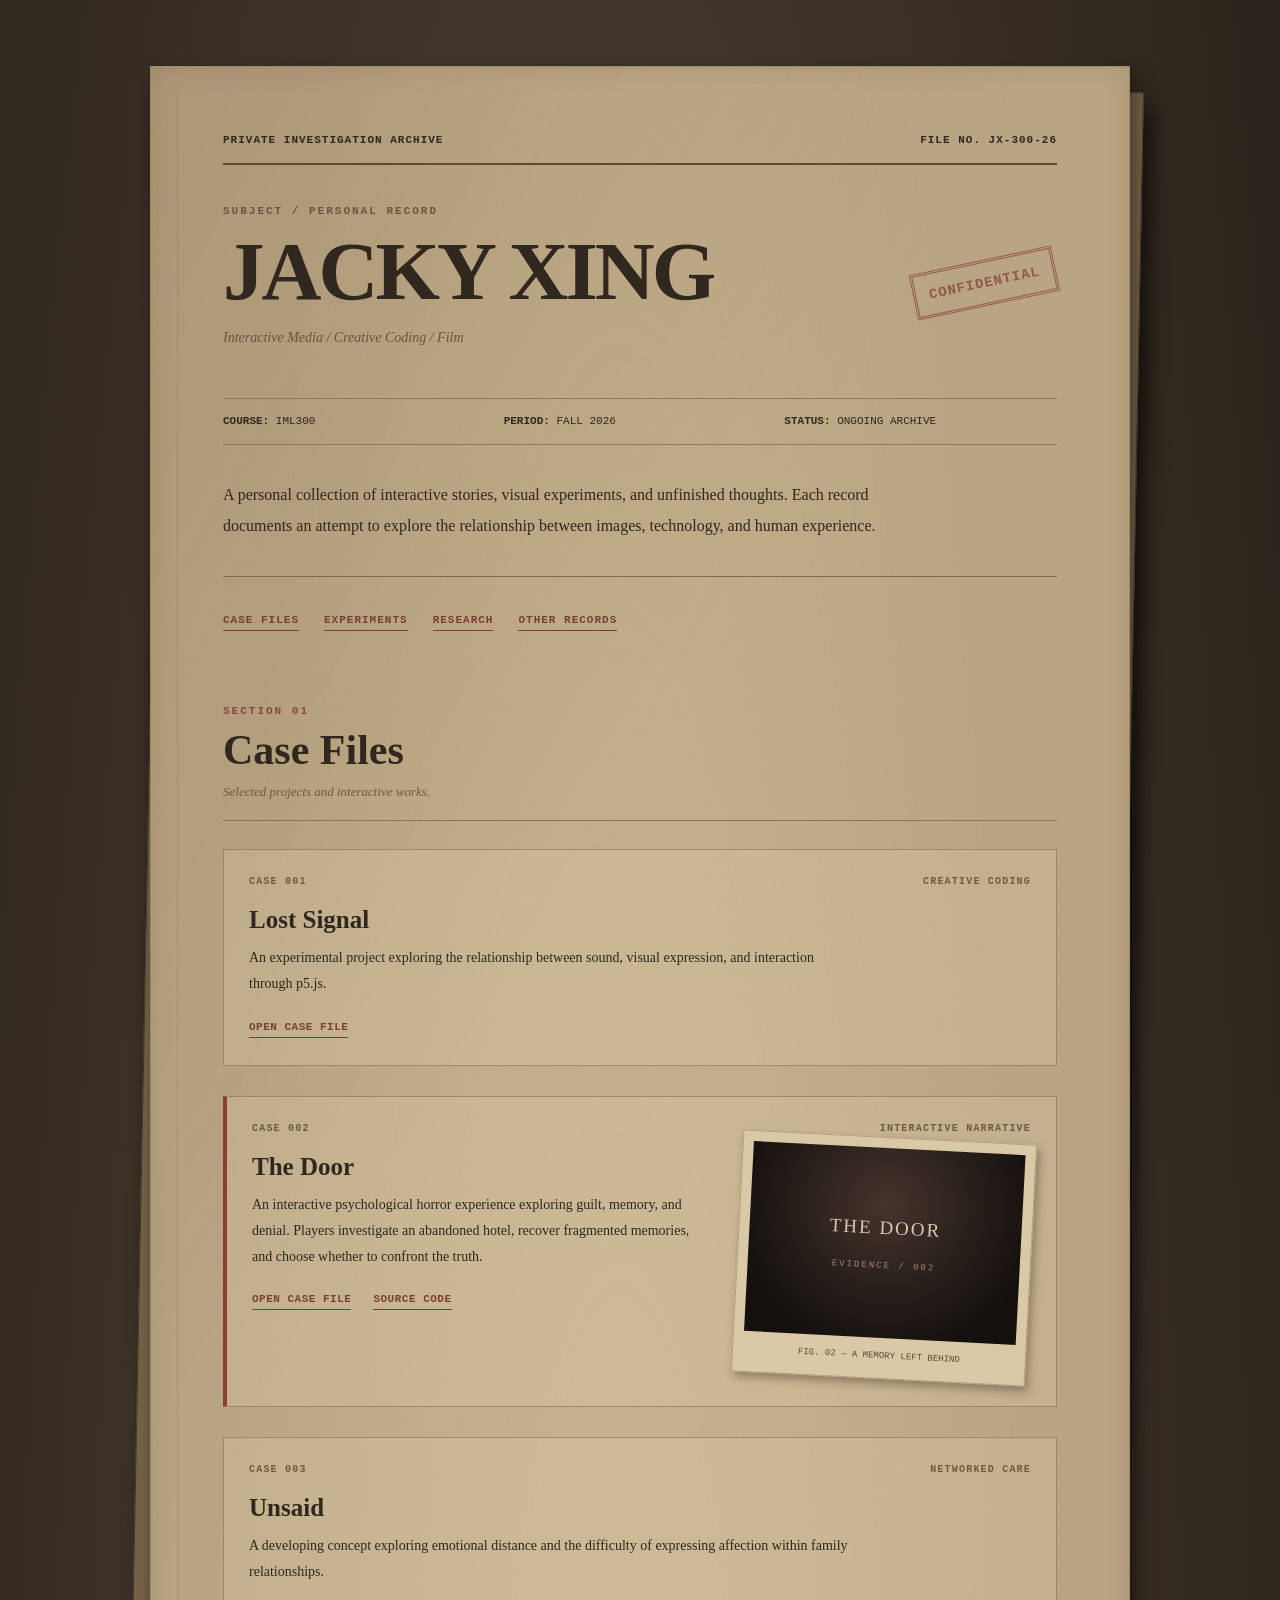
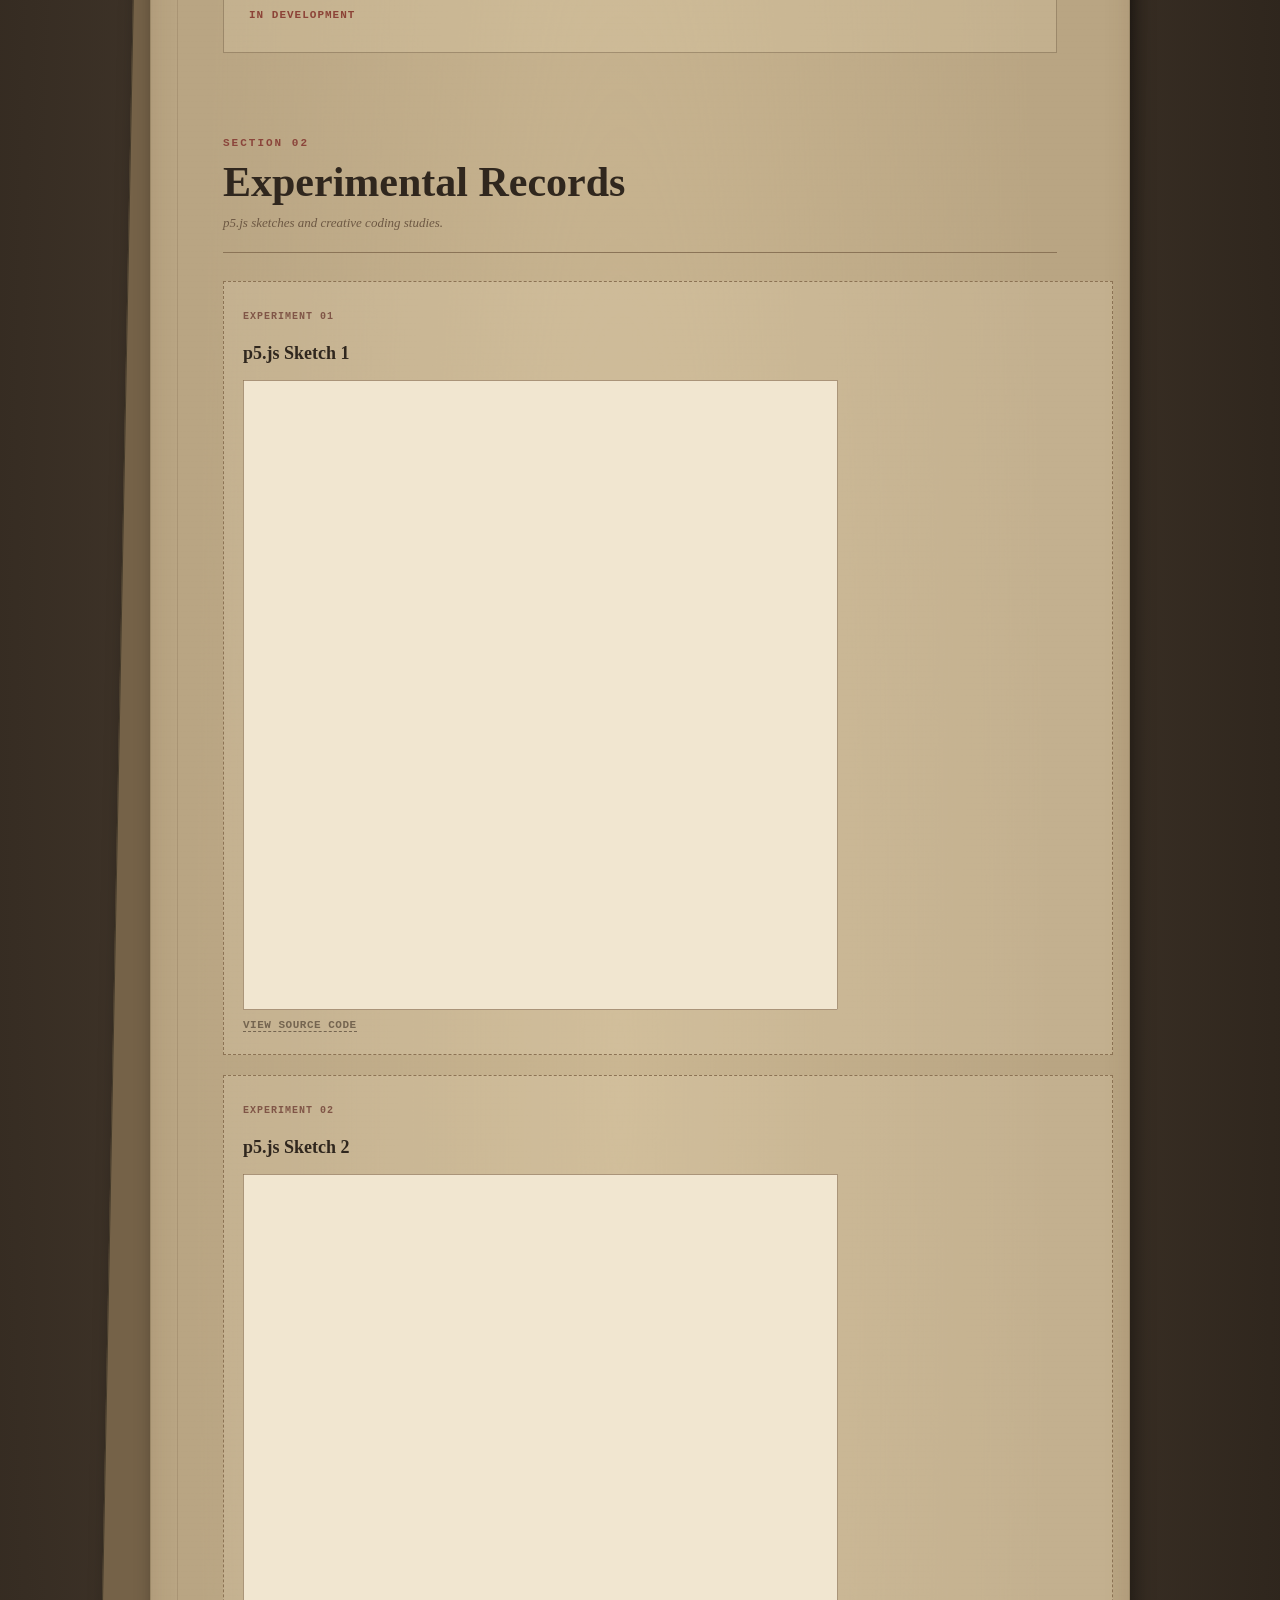
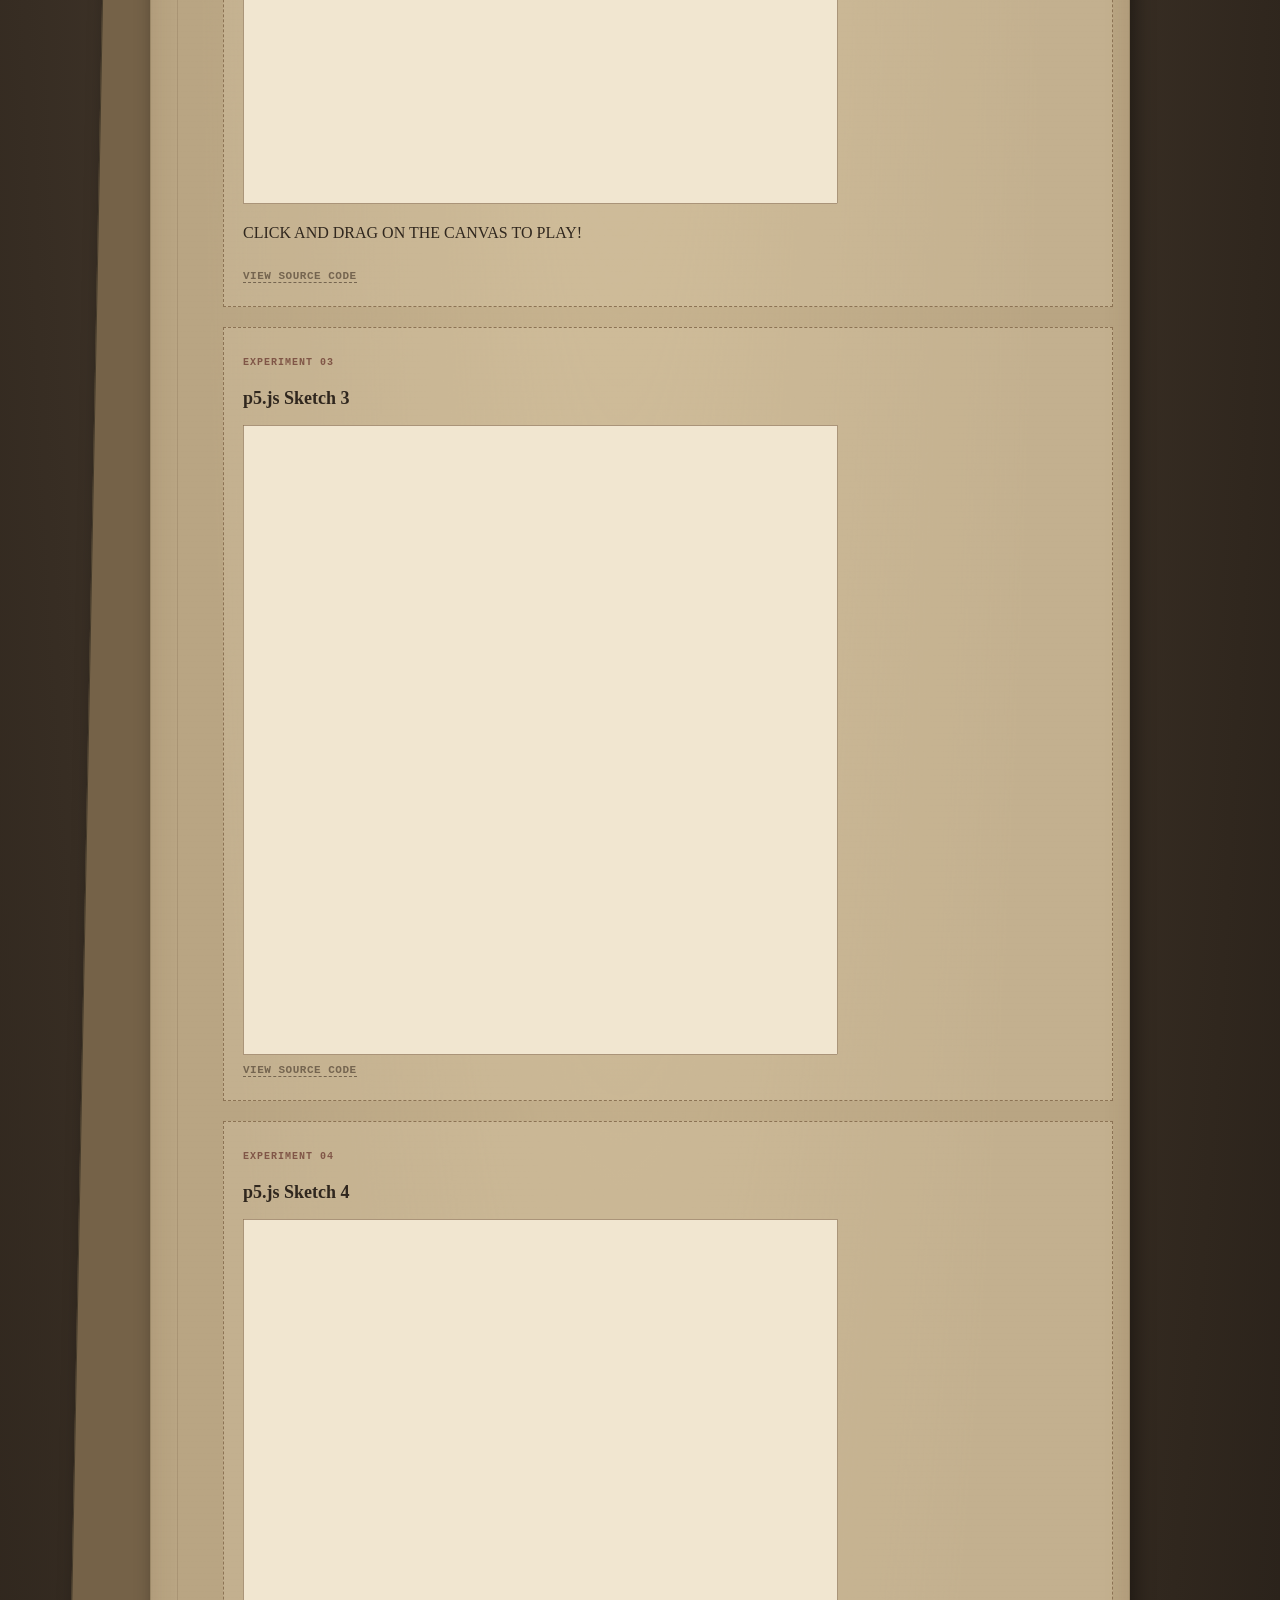
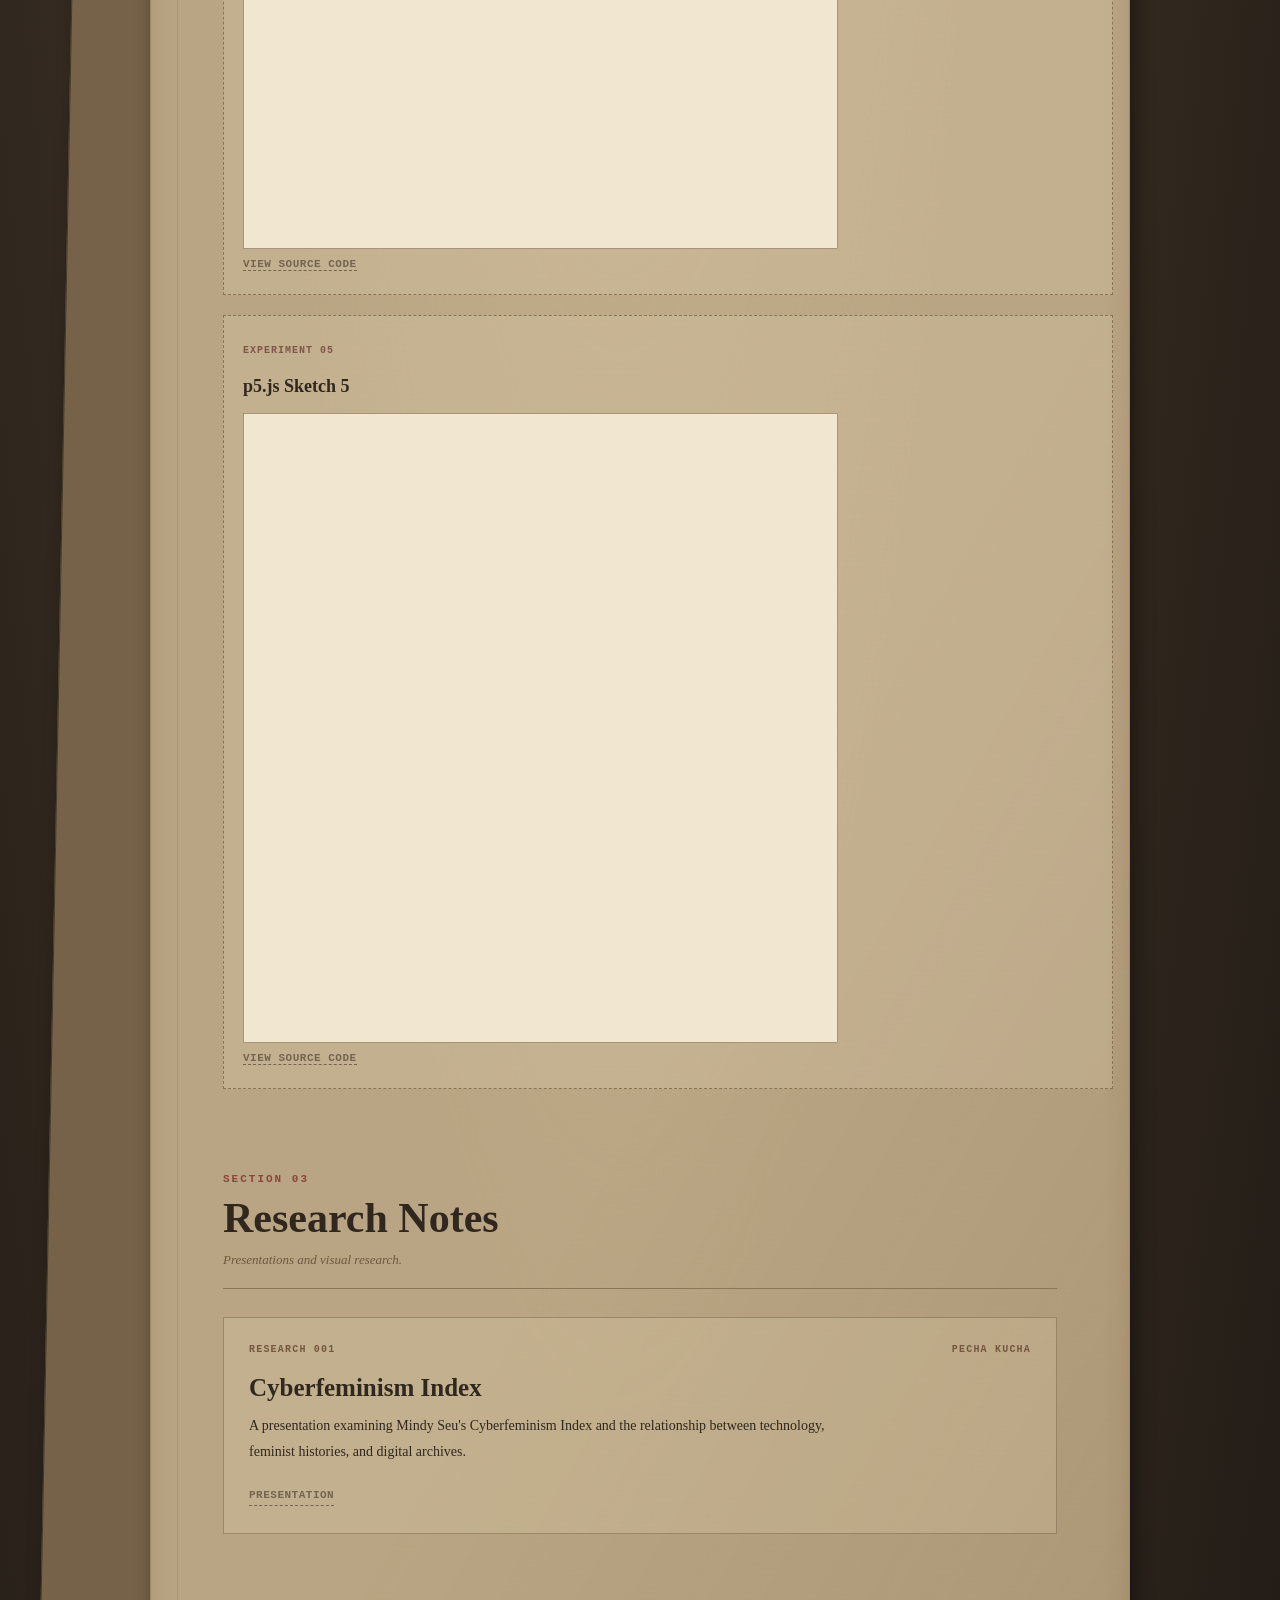
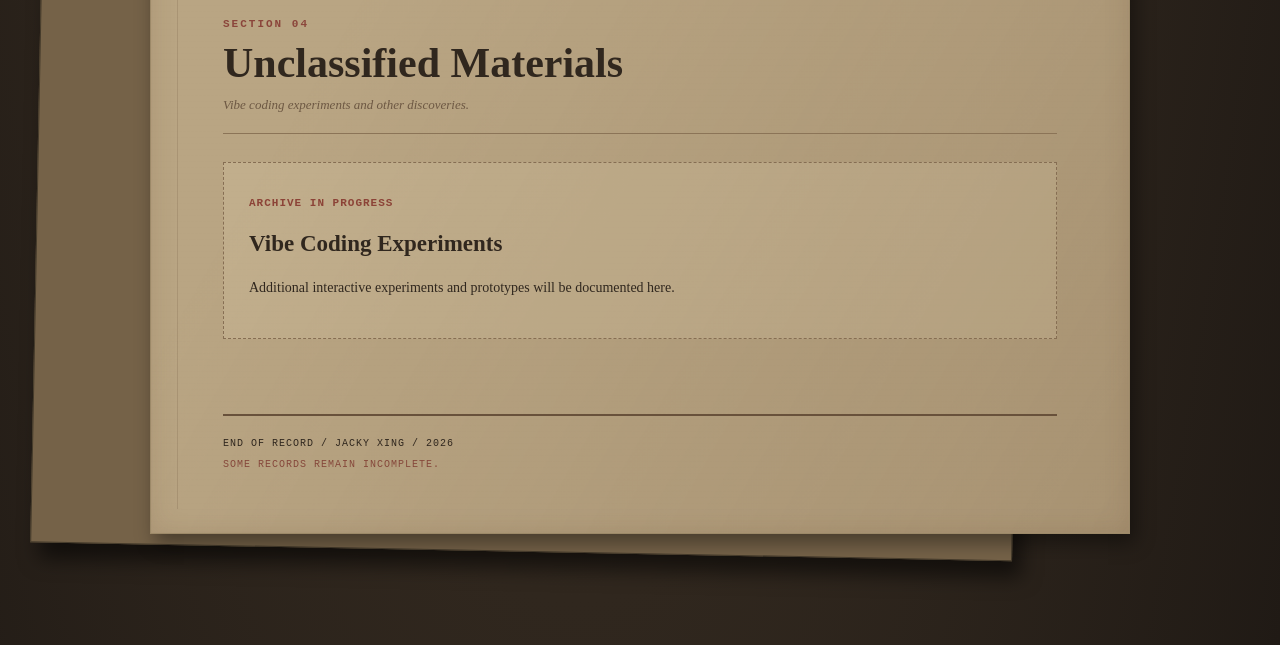
<file: index.html>
<!DOCTYPE html>
<html lang="en">
<head>
    <meta charset="UTF-8">
    <meta name="viewport" content="width=device-width, initial-scale=1.0">
    <title>Jacky — Private Archive</title>
    <link rel="stylesheet" href="style.css">
</head>

<body>
    <div class="archive-wrapper">

        <main class="case-file">

            <header class="file-header">
                <div class="file-meta">
                    <span>PRIVATE INVESTIGATION ARCHIVE</span>
                    <span>FILE NO. JX-300-26</span>
                </div>

                <div class="file-heading">
                    <div>
                        <p class="type-label">SUBJECT / PERSONAL RECORD</p>
                        <h1>JACKY XING</h1>
                        <p class="subtitle">
                            Interactive Media / Creative Coding / Film
                        </p>
                    </div>

                    <div class="stamp">CONFIDENTIAL</div>
                </div>

                <div class="file-details">
                    <p><strong>COURSE:</strong> IML300</p>
                    <p><strong>PERIOD:</strong> FALL 2026</p>
                    <p><strong>STATUS:</strong> ONGOING ARCHIVE</p>
                </div>

                <p class="intro">
                    A personal collection of interactive stories,
                    visual experiments, and unfinished thoughts.
                    Each record documents an attempt to explore
                    the relationship between images, technology,
                    and human experience.
                </p>
            </header>

            <div class="divider-line"></div>

            <nav class="archive-nav" aria-label="Archive navigation">
                <a href="#projects">CASE FILES</a>
                <a href="#exercises">EXPERIMENTS</a>
                <a href="#presentation">RESEARCH</a>
                <a href="#vibe-coding">OTHER RECORDS</a>
            </nav>

            <section class="archive-section" id="projects">
                <div class="section-heading">
                    <span class="section-number">SECTION 01</span>
                    <h2>Case Files</h2>
                    <p>Selected projects and interactive works.</p>
                </div>

                <article class="project-record">
                    <div class="record-top">
                        <span>CASE 001</span>
                        <span>CREATIVE CODING</span>
                    </div>

                    <h3>Lost Signal</h3>
                    <p>
                        An experimental project exploring the
                        relationship between sound, visual expression,
                        and interaction through p5.js.
                    </p>

                    <div class="record-links">
                        <a href="#" class="https://editor.p5js.org/JackyXing/sketches/ZaiTQI-79">OPEN CASE FILE</a>
                    </div>
                </article>

                <article class="project-record featured">
                    <div class="record-top">
                        <span>CASE 002</span>
                        <span>INTERACTIVE NARRATIVE</span>
                    </div>

                    <div class="record-layout">
                        <div class="record-information">
                            <h3>The Door</h3>

                            <p>
                                An interactive psychological horror
                                experience exploring guilt, memory,
                                and denial. Players investigate an
                                abandoned hotel, recover fragmented
                                memories, and choose whether to
                                confront the truth.
                            </p>

                            <div class="record-links">
                                <a
                                    href="https://code223-jacky.github.io/TheDoor/"
                                    target="_blank"
                                    rel="noopener noreferrer"
                                >
                                    OPEN CASE FILE
                                </a>

                                <a
                                    href="https://github.com/Code223-Jacky/TheDoor"
                                    target="_blank"
                                    rel="noopener noreferrer"
                                >
                                    SOURCE CODE
                                </a>
                            </div>
                        </div>

                        <a
                            class="evidence-photo"
                            href="https://code223-jacky.github.io/TheDoor/"
                            target="_blank"
                            rel="noopener noreferrer"
                            aria-label="Open The Last Door"
                        >
                            <div class="evidence-image">
                                <span>THE DOOR</span>
                                <span class="image-subtitle">
                                    EVIDENCE / 002
                                </span>
                            </div>
                            <span class="photo-caption">
                                FIG. 02 — A MEMORY LEFT BEHIND
                            </span>
                        </a>
                    </div>
                </article>

                <article class="project-record">
                    <div class="record-top">
                        <span>CASE 003</span>
                        <span>NETWORKED CARE</span>
                    </div>

                    <h3>Unsaid</h3>
                    <p>
                        A developing concept exploring emotional
                        distance and the difficulty of expressing
                        affection within family relationships.
                    </p>

                    <div class="record-links">
                        <span class="archive-status">IN DEVELOPMENT</span>
                    </div>
                </article>
            </section>

            <section class="archive-section" id="exercises">
                <div class="section-heading">
                    <span class="section-number">SECTION 02</span>
                    <h2>Experimental Records</h2>
                    <p>p5.js sketches and creative coding studies.</p>
                </div>

                <div class="exercise-grid">
                    <article class="exercise-card">
                        <span>EXPERIMENT 01</span>
                        <h3>p5.js Sketch 1</h3>
                        <div class="sketch-frame">
                        <iframe class="p5-embed" src="https://editor.p5js.org/JackyXing/full/01BF-2m5S" title="Experiment 01 — p5.js" loading="lazy"></iframe>
                        </div>
                        <a href="https://editor.p5js.org/JackyXing/sketches/01BF-2m5S" class="pending-link">
                            VIEW SOURCE CODE
                        </a>
                    </article>

                    <article class="exercise-card">
                        <span>EXPERIMENT 02</span>
                        <h3>p5.js Sketch 2</h3>
                        <div class="sketch-frame">
                        <iframe class="p5-embed" src="https://editor.p5js.org/JackyXing/full/EKDSdPFZK" title="Experiment 02 — p5.js" loading="lazy"></iframe>
                        </div>
                        <p>CLICK AND DRAG ON THE CANVAS TO PLAY!</p>
                        <a href="https://editor.p5js.org/JackyXing/sketches/EKDSdPFZK" class="pending-link">
                            VIEW SOURCE CODE
                        </a>
                    </article>

                    <article class="exercise-card">
                        <span>EXPERIMENT 03</span>
                        <h3>p5.js Sketch 3</h3>
                        <div class="sketch-frame">
                        <iframe class="p5-embed" src="https://editor.p5js.org/JackyXing/full/JfD1Jujac" title="Experiment 03 — p5.js" loading="lazy"></iframe>
                        </div>
                        <a href="https://editor.p5js.org/JackyXing/sketches/JfD1Jujac" class="pending-link">
                            VIEW SOURCE CODE
                        </a>
                    </article>

                    <article class="exercise-card">
                        <span>EXPERIMENT 04</span>
                        <h3>p5.js Sketch 4</h3>
                        <div class="sketch-frame">
                        <iframe class="p5-embed" src="https://editor.p5js.org/JackyXing/full/s1i71xRr2" title="Experiment 04 — p5.js" loading="lazy"></iframe>
                        </div>
                        <a href="https://editor.p5js.org/JackyXing/sketches/s1i71xRr2" class="pending-link">
                            VIEW SOURCE CODE
                        </a>
                    </article>

                    <article class="exercise-card">
                        <span>EXPERIMENT 05</span>
                        <h3>p5.js Sketch 5</h3>
                        <div class="sketch-frame">
                        <iframe class="p5-embed" src="https://editor.p5js.org/JackyXing/full/e1I0NBrOE" title="Experiment 05 — p5.js" loading="lazy"></iframe>
                        </div>
                        <a href="https://editor.p5js.org/JackyXing/sketches/e1I0NBrOE" class="pending-link">
                            VIEW SOURCE CODE
                        </a>
                    </article>
                </div>
            </section>

            <section class="archive-section" id="presentation">
                <div class="section-heading">
                    <span class="section-number">SECTION 03</span>
                    <h2>Research Notes</h2>
                    <p>Presentations and visual research.</p>
                </div>

                <article class="project-record">
                    <div class="record-top">
                        <span>RESEARCH 001</span>
                        <span>PECHA KUCHA</span>
                    </div>

                    <h3>Cyberfeminism Index</h3>
                    <p>
                        A presentation examining Mindy Seu's
                        Cyberfeminism Index and the relationship
                        between technology, feminist histories,
                        and digital archives.
                    </p>

                    <div class="record-links">
                        <a href="#" class="pending-link">
                            PRESENTATION
                        </a>
                    </div>
                </article>
            </section>

            <section class="archive-section" id="vibe-coding">
                <div class="section-heading">
                    <span class="section-number">SECTION 04</span>
                    <h2>Unclassified Materials</h2>
                    <p>Vibe coding experiments and other discoveries.</p>
                </div>

                <div class="unclassified-card">
                    <span class="archive-status">ARCHIVE IN PROGRESS</span>
                    <h3>Vibe Coding Experiments</h3>
                    <p>
                        Additional interactive experiments and
                        prototypes will be documented here.
                    </p>
                </div>
            </section>

            <footer class="file-footer">
                <div class="footer-rule"></div>
                <p>END OF RECORD / JACKY XING / 2026</p>
                <p class="footer-note">
                    SOME RECORDS REMAIN INCOMPLETE.
                </p>
            </footer>

        </main>
    </div>

</body>
</html>
</file>
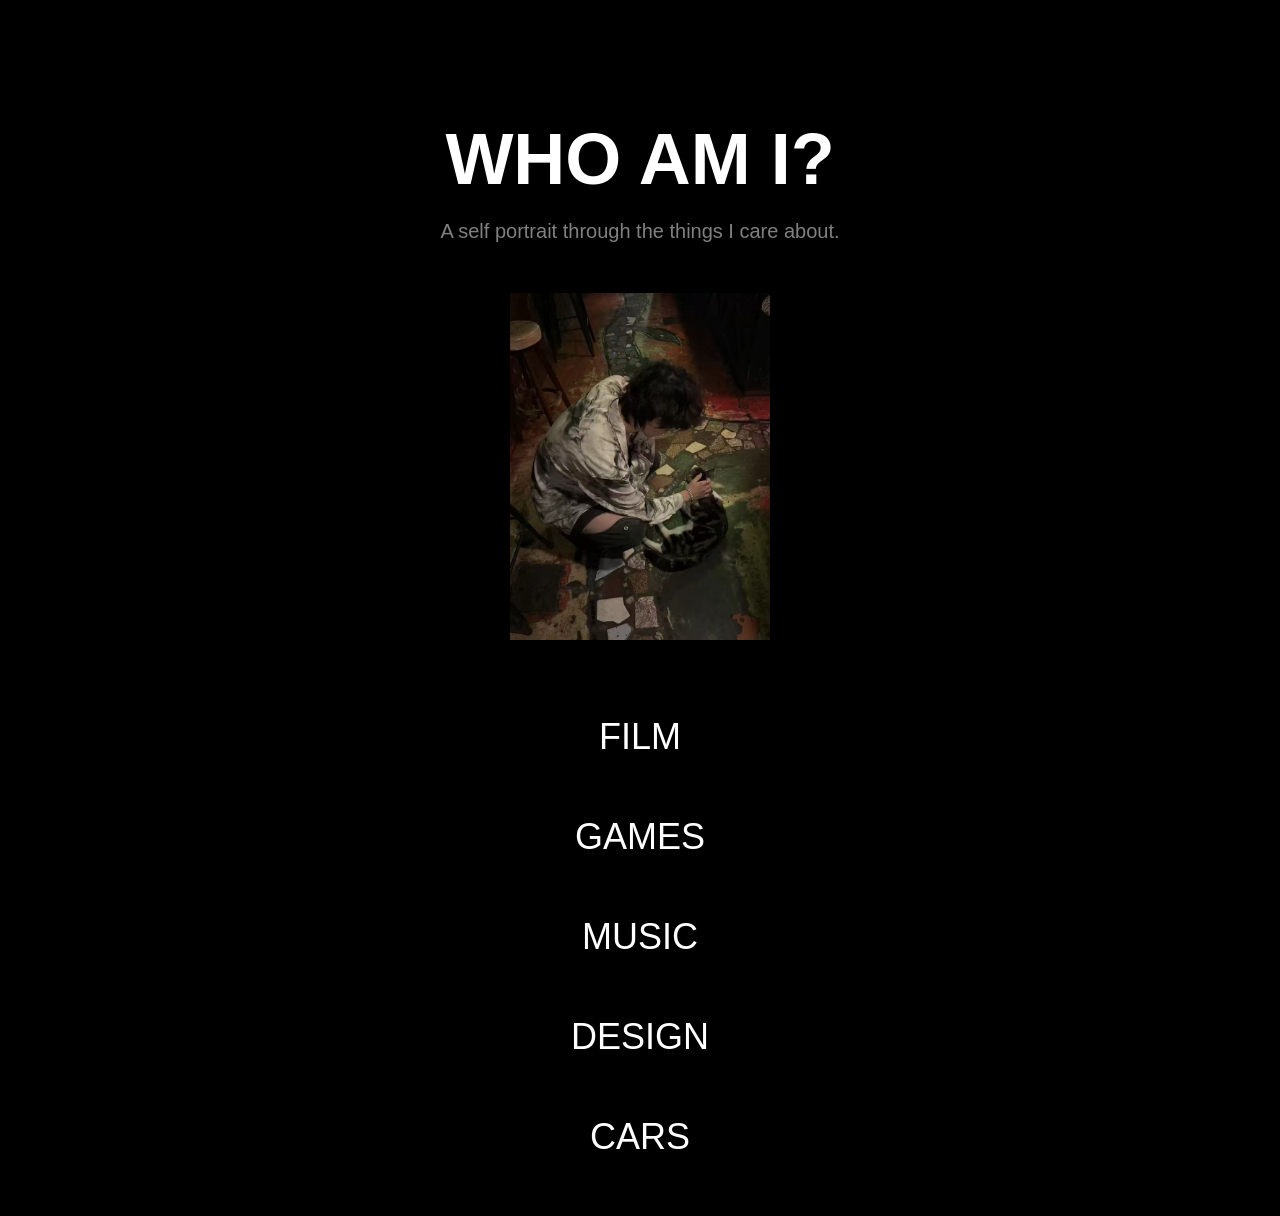
<file: html-portrait/index.html>
<!DOCTYPE html>
<html lang="en">

<head>
  <title>My Self Portrait</title>

  <style>

    body {
      background-color: black;
      color: white;
      font-family: Arial, sans-serif;
      text-align: center;
      margin: 0;
      padding-top: 70px;
    }

    h1 {
      font-size: 72px;
      margin-bottom: 10px;
    }

    .intro {
      color: gray;
      font-size: 20px;
      margin-bottom: 50px;
    }

    img {
      width: 260px;
      margin-bottom: 40px;
      transition: 0.3s;
    }

    img:hover {
      transform: scale(1.05);
    }

    .word {
      font-size: 36px;
      margin: 32px;
      transition: 0.3s;
      cursor: pointer;
    }

    .word span {
      display: block;
      color: gray;
      font-size: 16px;
      margin-top: 8px;
      opacity: 0;
      transition: 0.3s;
    }

    .word:hover {
      color: red;
      letter-spacing: 5px;
    }

    .word:hover span {
      opacity: 1;
    }

  </style>

</head>


<body>

  <h1>WHO AM I?</h1>

  <p class="intro">
    A self portrait through the things I care about.
  </p>


  <img src="portrait.jpg" alt="Self portrait image">


  <div class="word">
    FILM

    <span>
      Horror, visual storytelling, and cinema.
    </span>
  </div>


  <div class="word">
    GAMES

    <span>
      Competitive games, RPGs, and interactive worlds.
    </span>
  </div>


  <div class="word">
    MUSIC

    <span>
      Hip-hop, rhythm, and sound-driven visuals.
    </span>
  </div>


  <div class="word">
    DESIGN

    <span>
      Film, and visual design.
    </span>
  </div>


  <div class="word">
    CARS

    <span>
      Machines, driving, and performance.
    </span>
  </div>

</body>

</html>
</file>
<file: style.css>
* {
    box-sizing: border-box;
}

html {
    scroll-behavior: smooth;
}

body {
    margin: 0;
    min-height: 100vh;
    padding: 1px 0;

    background-color: #30271e;
    background-image:
        radial-gradient(
            ellipse at 45% 35%,
            #544638 0%,
            #30271e 70%,
            #201a15 100%
        );

    color: #30271e;
    font-family: Georgia, "Times New Roman", serif;
    line-height: 1.6;
}

.archive-wrapper {
    position: relative;
    isolation: isolate;

    width: 85%;
    max-width: 980px;
    margin: 65px auto 110px;
}

.archive-wrapper::before {
    content: "";
    position: absolute;
    z-index: 0;

    top: 17px;
    left: 12px;

    width: 100%;
    height: 100%;

    background: #756248;
    border: 1px solid #453b2b;

    transform: rotate(1.1deg);
    transform-origin: center top;

    box-shadow: 9px 16px 20px rgba(0, 0, 0, 0.55);
}

.case-file {
    position: relative;
    z-index: 1;

    width: 100%;
    padding: 65px 72px 55px;

    background-color: #b9a583;
    background-image:
        radial-gradient(
            ellipse at 48% 38%,
            rgba(230, 210, 170, 0.38),
            transparent 60%
        ),
        linear-gradient(
            120deg,
            rgba(78, 51, 27, 0.12),
            transparent 18%,
            transparent 78%,
            rgba(78, 51, 27, 0.16)
        ),
        repeating-linear-gradient(
            0deg,
            transparent 0px,
            transparent 5px,
            rgba(76, 52, 30, 0.012) 6px
        );

    border: 1px solid #9c8968;

    box-shadow:
        inset 0 0 26px rgba(84, 56, 34, 0.15),
        5px 9px 18px rgba(0, 0, 0, 0.4);
}

.case-file::before {
    content: "";
    position: absolute;
    top: 24px;
    bottom: 24px;
    left: 26px;

    width: 1px;
    background: rgba(83, 58, 34, 0.15);

    pointer-events: none;
}

.file-meta {
    display: flex;
    justify-content: space-between;
    gap: 15px;
    flex-wrap: wrap;

    padding-bottom: 13px;
    border-bottom: 2px solid #5e4b36;

    font-family: "Courier New", monospace;
    font-size: 11px;
    font-weight: bold;
    letter-spacing: 1px;
}

.file-heading {
    display: flex;
    justify-content: space-between;
    align-items: center;
    gap: 35px;

    margin-top: 38px;
}

.type-label,
.section-number {
    font-family: "Courier New", monospace;
    font-size: 11px;
    font-weight: bold;
    letter-spacing: 2px;
}

.type-label {
    margin: 0 0 8px;
    color: #6a5540;
}

.file-heading h1 {
    margin: 0;
    font-size: clamp(42px, 7vw, 83px);
    line-height: 1.05;
    letter-spacing: -3px;
    font-weight: 700;
}

.subtitle {
    margin-top: 12px;
    font-size: 14px;
    font-style: italic;
    color: #665440;
}

.stamp {
    flex-shrink: 0;

    padding: 9px 13px;

    border: 3px double #853f35;
    color: #853f35;

    font-family: "Courier New", monospace;
    font-size: 14px;
    font-weight: bold;
    letter-spacing: 1px;

    transform: rotate(-12deg);
    opacity: 0.75;
}

.file-details {
    display: grid;
    grid-template-columns: repeat(3, 1fr);
    gap: 8px;

    margin-top: 34px;
    padding: 14px 0;

    border-top: 1px solid #8e775b;
    border-bottom: 1px solid #8e775b;
}

.file-details p {
    margin: 0;
    font-family: "Courier New", monospace;
    font-size: 11px;
}

.intro {
    max-width: 660px;
    margin: 35px 0 30px;
    font-size: 16px;
    line-height: 1.9;
}

.divider-line {
    height: 1px;
    margin: 35px 0;
    background: #80694e;
}

.archive-nav {
    display: flex;
    flex-wrap: wrap;
    gap: 12px 25px;

    margin-bottom: 65px;
}

.archive-nav a {
    font-family: "Courier New", monospace;
    font-size: 11px;
    font-weight: bold;
    letter-spacing: 1px;
}

.archive-section {
    margin-bottom: 75px;
    scroll-margin-top: 30px;
}

.section-heading {
    margin-bottom: 28px;
    border-bottom: 1px solid #8b7457;
}

.section-number {
    color: #8b453b;
}

.section-heading h2 {
    margin: 5px 0 2px;
    font-size: clamp(29px, 4vw, 42px);
    line-height: 1.15;
}

.section-heading p {
    margin: 7px 0 18px;
    font-size: 13px;
    font-style: italic;
    color: #6d5843;
}

.project-record {
    position: relative;
    margin: 20px 0 30px;
    padding: 24px 25px 27px;

    background: rgba(235, 219, 185, 0.20);
    border: 1px solid rgba(82, 60, 38, 0.35);

    transition:
        transform 0.25s ease,
        background-color 0.25s ease,
        box-shadow 0.25s ease;
}

.project-record:hover {
    transform: translateY(-3px);
    background-color: rgba(240, 224, 190, 0.32);
    box-shadow: 4px 6px 12px rgba(59, 40, 24, 0.15);
}

.record-top {
    display: flex;
    justify-content: space-between;
    flex-wrap: wrap;
    gap: 8px;

    font-family: "Courier New", monospace;
    font-size: 10px;
    font-weight: bold;
    letter-spacing: 1.2px;

    color: #755740;
}

.project-record h3 {
    margin: 15px 0 10px;
    font-size: 25px;
    line-height: 1.2;
}

.project-record p {
    max-width: 600px;
    margin: 10px 0 22px;
    font-size: 14px;
    line-height: 1.85;
}

.featured {
    border-left: 4px solid #873e35;
}

.record-layout {
    display: grid;
    grid-template-columns: minmax(0, 1.4fr) minmax(180px, 0.9fr);
    align-items: start;
    gap: 28px;
}

.record-information {
    min-width: 0;
}

.record-links {
    display: flex;
    flex-wrap: wrap;
    gap: 10px 22px;

    margin-top: 20px;
}

.record-links a,
.exercise-card a {
    font-family: "Courier New", monospace;
    font-size: 11px;
    font-weight: bold;
    letter-spacing: 0.5px;
}

.evidence-photo {
    display: block;
    padding: 10px 10px 15px;

    background: #d9c9a7;
    border: 1px solid #b3a182;

    box-shadow: 3px 5px 9px rgba(44, 27, 14, 0.35);

    transform: rotate(3deg);
    transition: transform 0.25s ease;
}

.evidence-photo:hover {
    transform: rotate(0deg) scale(1.02);
}

.evidence-image {
    display: flex;
    flex-direction: column;
    align-items: center;
    justify-content: center;

    min-height: 190px;
    padding: 15px;

    background:
        radial-gradient(circle at 50% 30%, #44342c, #14100e 80%);

    color: #d8c6b1;
    text-align: center;
    font-family: Georgia, serif;
    font-size: 19px;
    letter-spacing: 2px;
}

.image-subtitle {
    margin-top: 15px;
    color: #9d8975;
    font-family: "Courier New", monospace;
    font-size: 9px;
}

.photo-caption {
    display: block;
    margin-top: 11px;

    color: #594735;
    font-family: "Courier New", monospace;
    font-size: 9px;
    text-align: center;
}

.exercise-grid {
    display: grid;
    grid-template-columns: 1fr;
    gap: 20px;
}

.sketch-frame {
    width: 850px;
    max-width: 100%;
    height: 630px;
    overflow: hidden;
}

.p5-embed {
    display: block;
    position: static;
    width: 830px;
    height: 900px;
    min-height: 0;
    border: none;
    transform: scale(0.7);
    transform-origin: top left;
}

.exercise-card {
    padding: 19px;
    background: rgba(235, 220, 188, 0.2);
    border: 1px dashed #8c7354;
}

.exercise-card > span {
    color: #805647;
    font-family: "Courier New", monospace;
    font-size: 10px;
    font-weight: bold;
    letter-spacing: 1px;
}

.exercise-card h3 {
    margin: 12px 0;
    font-size: 18px;
}

.embed-placeholder {
    margin-top: 22px;
    padding: 25px;

    border: 1px dashed #8f7656;
    text-align: center;
}

.embed-placeholder span {
    font-family: "Courier New", monospace;
    font-size: 11px;
    font-weight: bold;
}

.embed-placeholder p {
    font-size: 13px;
    color: #6c543d;
}

.p5-embed {
    display: block;
    width: 100%;
    min-height: 320px;
    border: 1px solid #8c7354;
    background: #f1e6d0;
}

.unclassified-card {
    padding: 25px;
    border: 1px dashed #866e53;
    background: rgba(235, 220, 188, 0.15);
}

.unclassified-card h3 {
    margin: 12px 0;
    font-size: 23px;
}

.unclassified-card p {
    font-size: 14px;
}

.archive-status {
    color: #8c4337;
    font-family: "Courier New", monospace;
    font-size: 11px;
    font-weight: bold;
    letter-spacing: 1px;
}

a {
    color: #793f34;
    text-decoration: none;
    border-bottom: 1px solid currentColor;

    transition: color 0.2s ease;
}

a:hover {
    color: #3c241e;
}

.pending-link {
    color: #756550;
    border-bottom-style: dashed;
}

.file-footer {
    margin-top: 60px;
    font-family: "Courier New", monospace;
    font-size: 10px;
    letter-spacing: 1px;
}

.footer-rule {
    height: 2px;
    margin-bottom: 20px;
    background: #68513b;
}

.file-footer p {
    margin: 5px 0;
}

.footer-note {
    color: #86483b;
}

@media (max-width: 700px) {
    .archive-wrapper {
        width: 92%;
        margin: 30px auto 60px;
    }

    .archive-wrapper::before {
        top: 9px;
        left: 7px;
        transform: rotate(0.5deg);
    }

    .case-file {
        padding: 35px 24px;
    }

    .case-file::before {
        left: 10px;
    }

    .file-heading {
        flex-direction: column;
        align-items: flex-start;
        gap: 22px;
    }

    .stamp {
        transform: rotate(-7deg);
        font-size: 12px;
    }

    .file-details {
        grid-template-columns: 1fr;
    }

    .record-layout,
    .exercise-grid {
        grid-template-columns: 1fr;
    }

    .archive-nav {
        gap: 12px 18px;
    }

    .project-record {
        padding: 18px;
    }
}

@media (prefers-reduced-motion: reduce) {
    html {
        scroll-behavior: auto;
    }

    *,
    *::before,
    *::after {
        transition-duration: 0.01ms !important;
        animation-duration: 0.01ms !important;
    }
}
</file>
